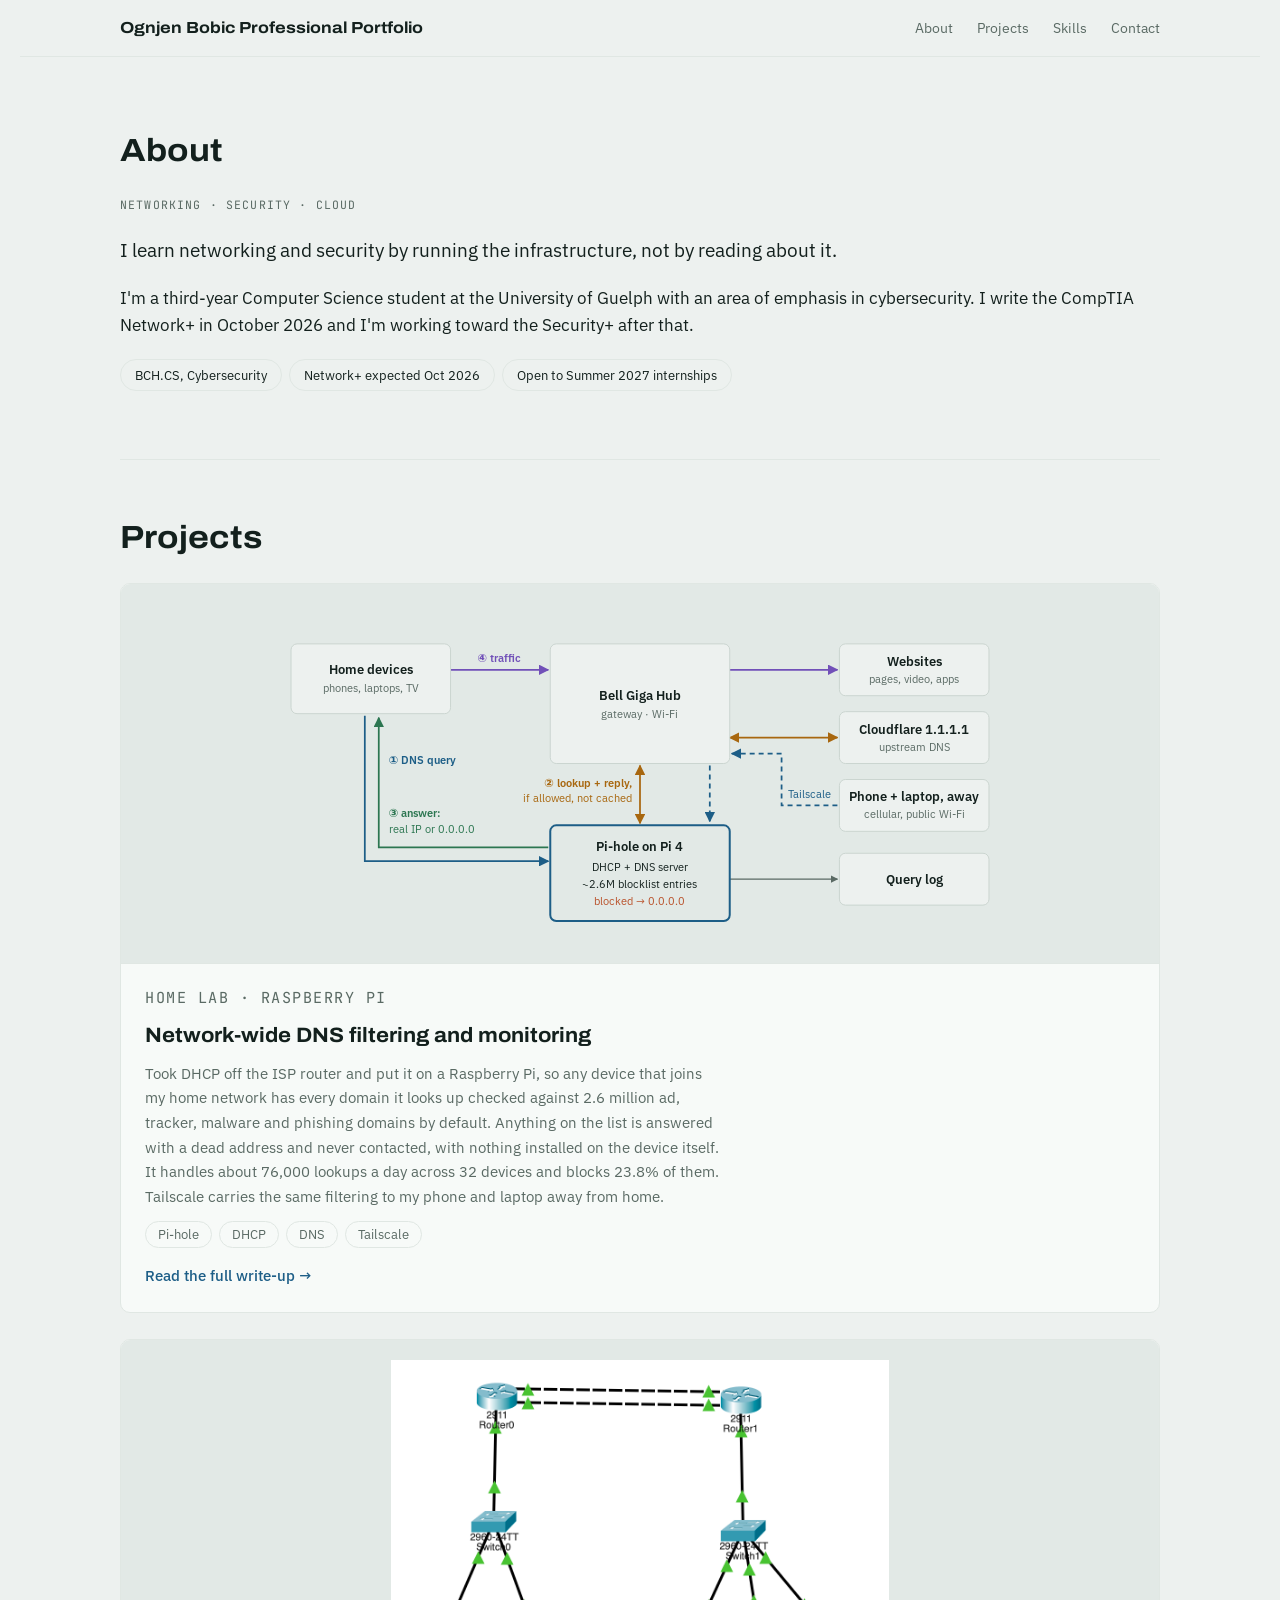
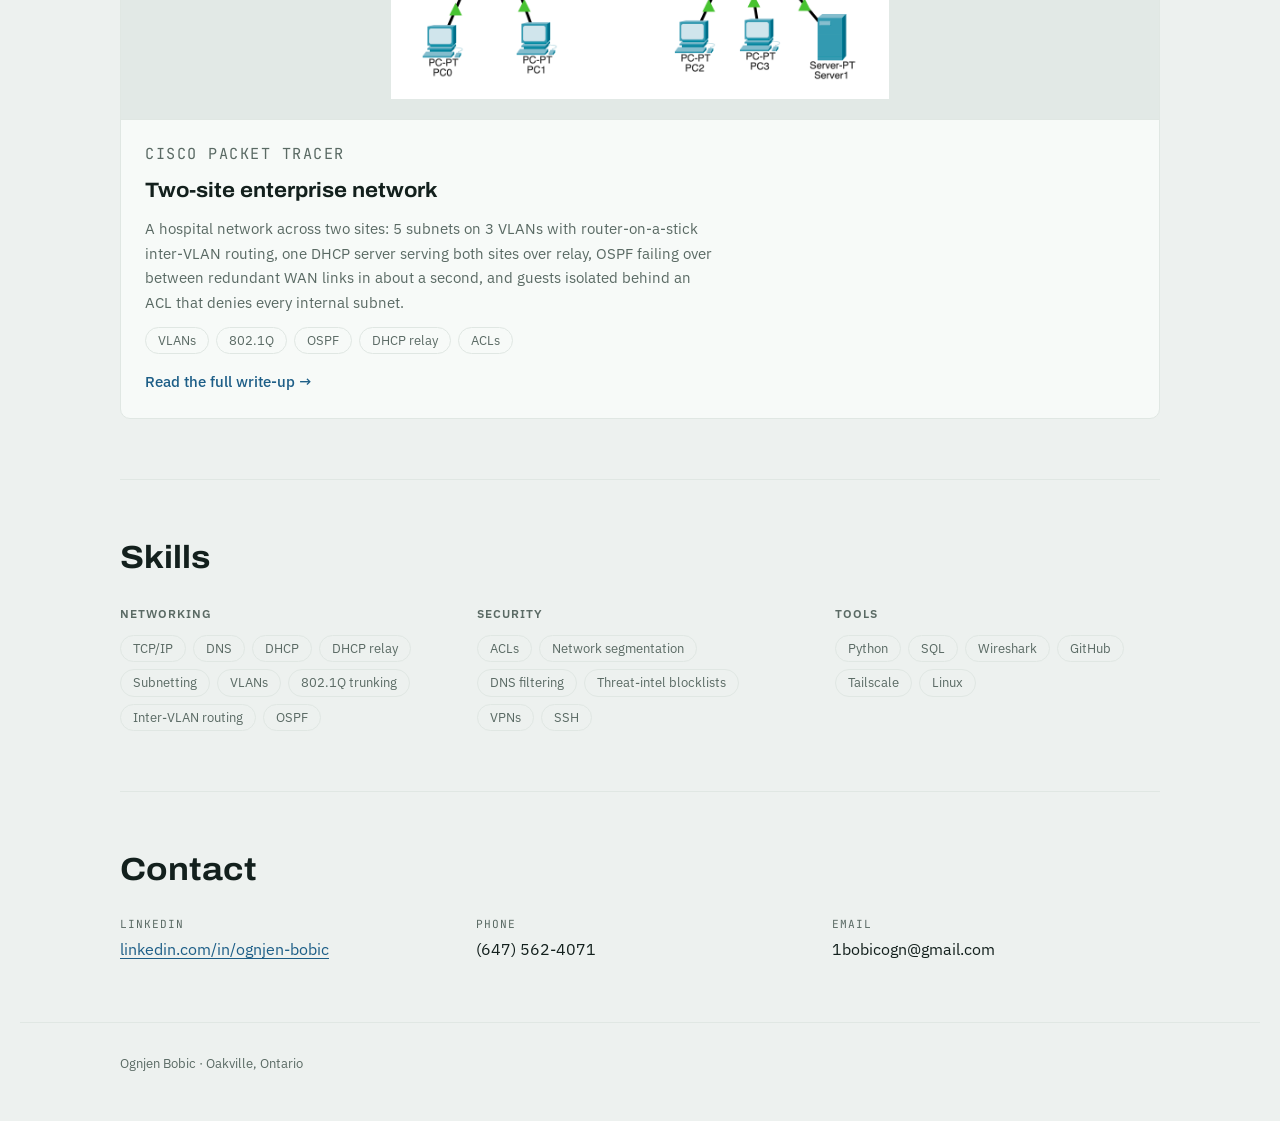
<file: index.html>
<!doctype html>
<html lang="en">
<head>
<meta charset="utf-8">
<meta name="viewport" content="width=device-width, initial-scale=1, viewport-fit=cover">
<title>Ognjen Bobic Portfolio</title>
<meta name="description" content="Networking and security projects by Ognjen Bobic: a Raspberry Pi running DHCP, DNS and filtering for a 32-device network, and a two-site enterprise network built in Cisco Packet Tracer.">
<link rel="preconnect" href="https://fonts.googleapis.com">
<link rel="preconnect" href="https://fonts.gstatic.com" crossorigin>
<link rel="stylesheet" href="https://fonts.googleapis.com/css2?family=Archivo:wdth,wght@75..125,500..800&family=IBM+Plex+Sans:wght@400;500;600&family=JetBrains+Mono:wght@400;500&display=swap">
<link rel="icon" href="favicon.svg" type="image/svg+xml">
<link rel="stylesheet" href="style.css">
</head>
<body>
<nav class="top"><div class="wrap">
  <a class="brand" href="#top">Ognjen Bobic Professional Portfolio</a>
  <ul>
    <li><a href="#about">About</a></li>
    <li><a href="#projects">Projects</a></li>
    <li><a href="#skills">Skills</a></li>
    <li><a href="#contact">Contact</a></li>
  </ul>
</div></nav>

<main class="wrap" id="top">

  <header class="hero" id="about">
    <h2 class="hero-title">About</h2>
    <div class="hero-text">
      <p class="label">Networking · Security · Cloud</p>
      <p class="lede">I learn networking and security by running the infrastructure, not by reading about it.</p>
      <p>I'm a third-year Computer Science student at the University of Guelph with an area of emphasis in cybersecurity. I write the CompTIA Network+ in October 2026 and I'm working toward the Security+ after that.</p>
      <ul class="facts">
        <li>BCH.CS, Cybersecurity</li>
        <li>Network+ expected Oct 2026</li>
        <li>Open to Summer 2027 internships</li>
      </ul>
    </div>
  </header>

  <section id="projects">
    <h2>Projects</h2>
    <div class="projects">
      <a class="pcard" href="pihole.html">
        <div class="thumb"><svg viewBox="0 0 760 340" role="img" aria-label="A device asks the Pi, the Pi checks with Cloudflare through the router only if needed, then the device connects through the router">
          <defs>
            <marker id="ar" viewBox="0 0 10 10" refX="9" refY="5" markerWidth="6" markerHeight="6" orient="auto-start-reverse"><path d="M0 0L10 5L0 10z" fill="var(--muted)"/></marker>
            <marker id="m1" viewBox="0 0 10 10" refX="9" refY="5" markerWidth="6" markerHeight="6" orient="auto-start-reverse"><path d="M0 0L10 5L0 10z" fill="var(--accent)"/></marker>
            <marker id="m2" viewBox="0 0 10 10" refX="9" refY="5" markerWidth="6" markerHeight="6" orient="auto-start-reverse"><path d="M0 0L10 5L0 10z" fill="var(--s2)"/></marker>
            <marker id="m3" viewBox="0 0 10 10" refX="9" refY="5" markerWidth="6" markerHeight="6" orient="auto-start-reverse"><path d="M0 0L10 5L0 10z" fill="var(--ok)"/></marker>
            <marker id="m4" viewBox="0 0 10 10" refX="9" refY="5" markerWidth="6" markerHeight="6" orient="auto-start-reverse"><path d="M0 0L10 5L0 10z" fill="var(--s4)"/></marker>
          </defs>
          <g fill="none" stroke-width="1.75">
            <path d="M190 66H288" stroke="var(--s4)" marker-end="url(#m4)"/>
            <path d="M470 66H578" stroke="var(--s4)" marker-end="url(#m4)"/>
            <path d="M104 112V258H288" stroke="var(--accent)" marker-end="url(#m1)"/>
            <path d="M288 244H118V114" stroke="var(--ok)" marker-end="url(#m3)"/>
            <path d="M380 220V162" stroke="var(--s2)" marker-start="url(#m2)" marker-end="url(#m2)"/>
            <path d="M470 134H578" stroke="var(--s2)" marker-start="url(#m2)" marker-end="url(#m2)"/>
            <path d="M578 202H522V150H472" stroke="var(--accent)" stroke-dasharray="5 4" marker-end="url(#m1)"/>
            <path d="M450 162V218" stroke="var(--accent)" stroke-dasharray="5 4" marker-end="url(#m1)"/>
            <path d="M470 276H578" stroke="var(--muted)" stroke-width="1.25" marker-end="url(#ar)"/>
          </g>
          <g font-family="IBM Plex Sans, system-ui, sans-serif" font-size="13">
            <rect x="30" y="40" width="160" height="70" rx="6" fill="var(--bg)" stroke="var(--line)"/>
            <text x="110" y="70" text-anchor="middle" font-weight="600" fill="var(--ink)">Home devices</text>
            <text x="110" y="88" text-anchor="middle" font-size="11.5" fill="var(--muted)">phones, laptops, TV</text>

            <rect x="290" y="40" width="180" height="120" rx="6" fill="var(--bg)" stroke="var(--line)"/>
            <text x="380" y="96" text-anchor="middle" font-weight="600" fill="var(--ink)">Bell Giga Hub</text>
            <text x="380" y="114" text-anchor="middle" font-size="11.5" fill="var(--muted)">gateway · Wi-Fi</text>

            <rect x="580" y="40" width="150" height="52" rx="6" fill="var(--bg)" stroke="var(--line)"/>
            <text x="655" y="62" text-anchor="middle" font-weight="600" fill="var(--ink)">Websites</text>
            <text x="655" y="79" text-anchor="middle" font-size="11.5" fill="var(--muted)">pages, video, apps</text>

            <rect x="580" y="108" width="150" height="52" rx="6" fill="var(--bg)" stroke="var(--line)"/>
            <text x="655" y="130" text-anchor="middle" font-weight="600" fill="var(--ink)">Cloudflare 1.1.1.1</text>
            <text x="655" y="147" text-anchor="middle" font-size="11.5" fill="var(--muted)">upstream DNS</text>

            <rect x="580" y="176" width="150" height="52" rx="6" fill="var(--bg)" stroke="var(--line)"/>
            <text x="655" y="198" text-anchor="middle" font-weight="600" fill="var(--ink)">Phone + laptop, away</text>
            <text x="655" y="215" text-anchor="middle" font-size="11.5" fill="var(--muted)">cellular, public Wi-Fi</text>

            <rect x="290" y="222" width="180" height="96" rx="6" fill="var(--tint)" stroke="var(--accent)" stroke-width="2"/>
            <text x="380" y="248" text-anchor="middle" font-weight="600" fill="var(--ink)">Pi-hole on Pi 4</text>
            <text x="380" y="268" text-anchor="middle" font-size="11.5" fill="var(--ink)">DHCP + DNS server</text>
            <text x="380" y="285" text-anchor="middle" font-size="11.5" fill="var(--ink)">~2.6M blocklist entries</text>
            <text x="380" y="302" text-anchor="middle" font-size="11.5" fill="var(--block)">blocked → 0.0.0.0</text>

            <rect x="580" y="250" width="150" height="52" rx="6" fill="var(--bg)" stroke="var(--line)"/>
            <text x="655" y="281" text-anchor="middle" font-weight="600" fill="var(--ink)">Query log</text>

            <text x="239" y="58" text-anchor="middle" font-size="11.5" font-weight="600" fill="var(--s4)">④ traffic</text>
            <text x="128" y="160" font-size="11.5" font-weight="600" fill="var(--accent)">① DNS query</text>
            <text x="128" y="214" font-size="11.5" font-weight="600" fill="var(--ok)">③ answer:</text>
            <text x="128" y="230" font-size="11.5" fill="var(--ok)">real IP or 0.0.0.0</text>
            <text x="372" y="184" text-anchor="end" font-size="11.5" font-weight="600" fill="var(--s2)">② lookup + reply,</text>
            <text x="372" y="199" text-anchor="end" font-size="11.5" fill="var(--s2)">if allowed, not cached</text>
            <text x="550" y="195" font-size="11.5" fill="var(--accent)" text-anchor="middle">Tailscale</text>
          </g>
        </svg></div>
        <div class="pbody">
          <p class="label">Home lab · Raspberry Pi</p>
          <h3>Network-wide DNS filtering and monitoring</h3>
          <p>Took DHCP off the ISP router and put it on a Raspberry Pi, so any device that joins my home network has every domain it looks up checked against 2.6 million ad, tracker, malware and phishing domains by default. Anything on the list is answered with a dead address and never contacted, with nothing installed on the device itself. It handles about 76,000 lookups a day across 32 devices and blocks 23.8% of them. Tailscale carries the same filtering to my phone and laptop away from home.</p>
          <ul class="tags"><li>Pi-hole</li><li>DHCP</li><li>DNS</li><li>Tailscale</li></ul>
          <span class="go">Read the full write-up →</span>
        </div>
      </a>
      <a class="pcard" href="enterprise.html">
        <div class="thumb"><img src="img/enterprise-topology.png" alt="Cisco Packet Tracer topology with two routers, two switches, four PCs and a server" width="1102" height="750"></div>
        <div class="pbody">
          <p class="label">Cisco Packet Tracer</p>
          <h3>Two-site enterprise network</h3>
          <p>A hospital network across two sites: 5 subnets on 3 VLANs with router-on-a-stick inter-VLAN routing, one DHCP server serving both sites over relay, OSPF failing over between redundant WAN links in about a second, and guests isolated behind an ACL that denies every internal subnet.</p>
          <ul class="tags"><li>VLANs</li><li>802.1Q</li><li>OSPF</li><li>DHCP relay</li><li>ACLs</li></ul>
          <span class="go">Read the full write-up →</span>
        </div>
      </a>
    </div>
  </section>

  <section id="skills">
    <h2>Skills</h2>
    <div class="skills">
      <div><h3>Networking</h3><ul class="chips"><li>TCP/IP</li><li>DNS</li><li>DHCP</li><li>DHCP relay</li><li>Subnetting</li><li>VLANs</li><li>802.1Q trunking</li><li>Inter-VLAN routing</li><li>OSPF</li></ul></div>
      <div><h3>Security</h3><ul class="chips"><li>ACLs</li><li>Network segmentation</li><li>DNS filtering</li><li>Threat-intel blocklists</li><li>VPNs</li><li>SSH</li></ul></div>
      <div><h3>Tools</h3><ul class="chips"><li>Python</li><li>SQL</li><li>Wireshark</li><li>GitHub</li><li>Tailscale</li><li>Linux</li></ul></div>
    </div>
  </section>

  <section id="contact">
    <h2>Contact</h2>
    <ul class="contact">
      <li><span class="k">LinkedIn</span><a href="https://www.linkedin.com/in/ognjen-bobic-b04b88319/" target="_blank" rel="noopener">linkedin.com/in/ognjen-bobic</a></li>
      <li><span class="k">Phone</span><span class="val">(647) 562-4071</span></li>
      <li><span class="k">Email</span><span class="val">1bobicogn@gmail.com</span></li>
    </ul>
  </section>

</main>

<footer><div class="wrap">Ognjen Bobic · Oakville, Ontario</div></footer>
</body>
</html>
</file>
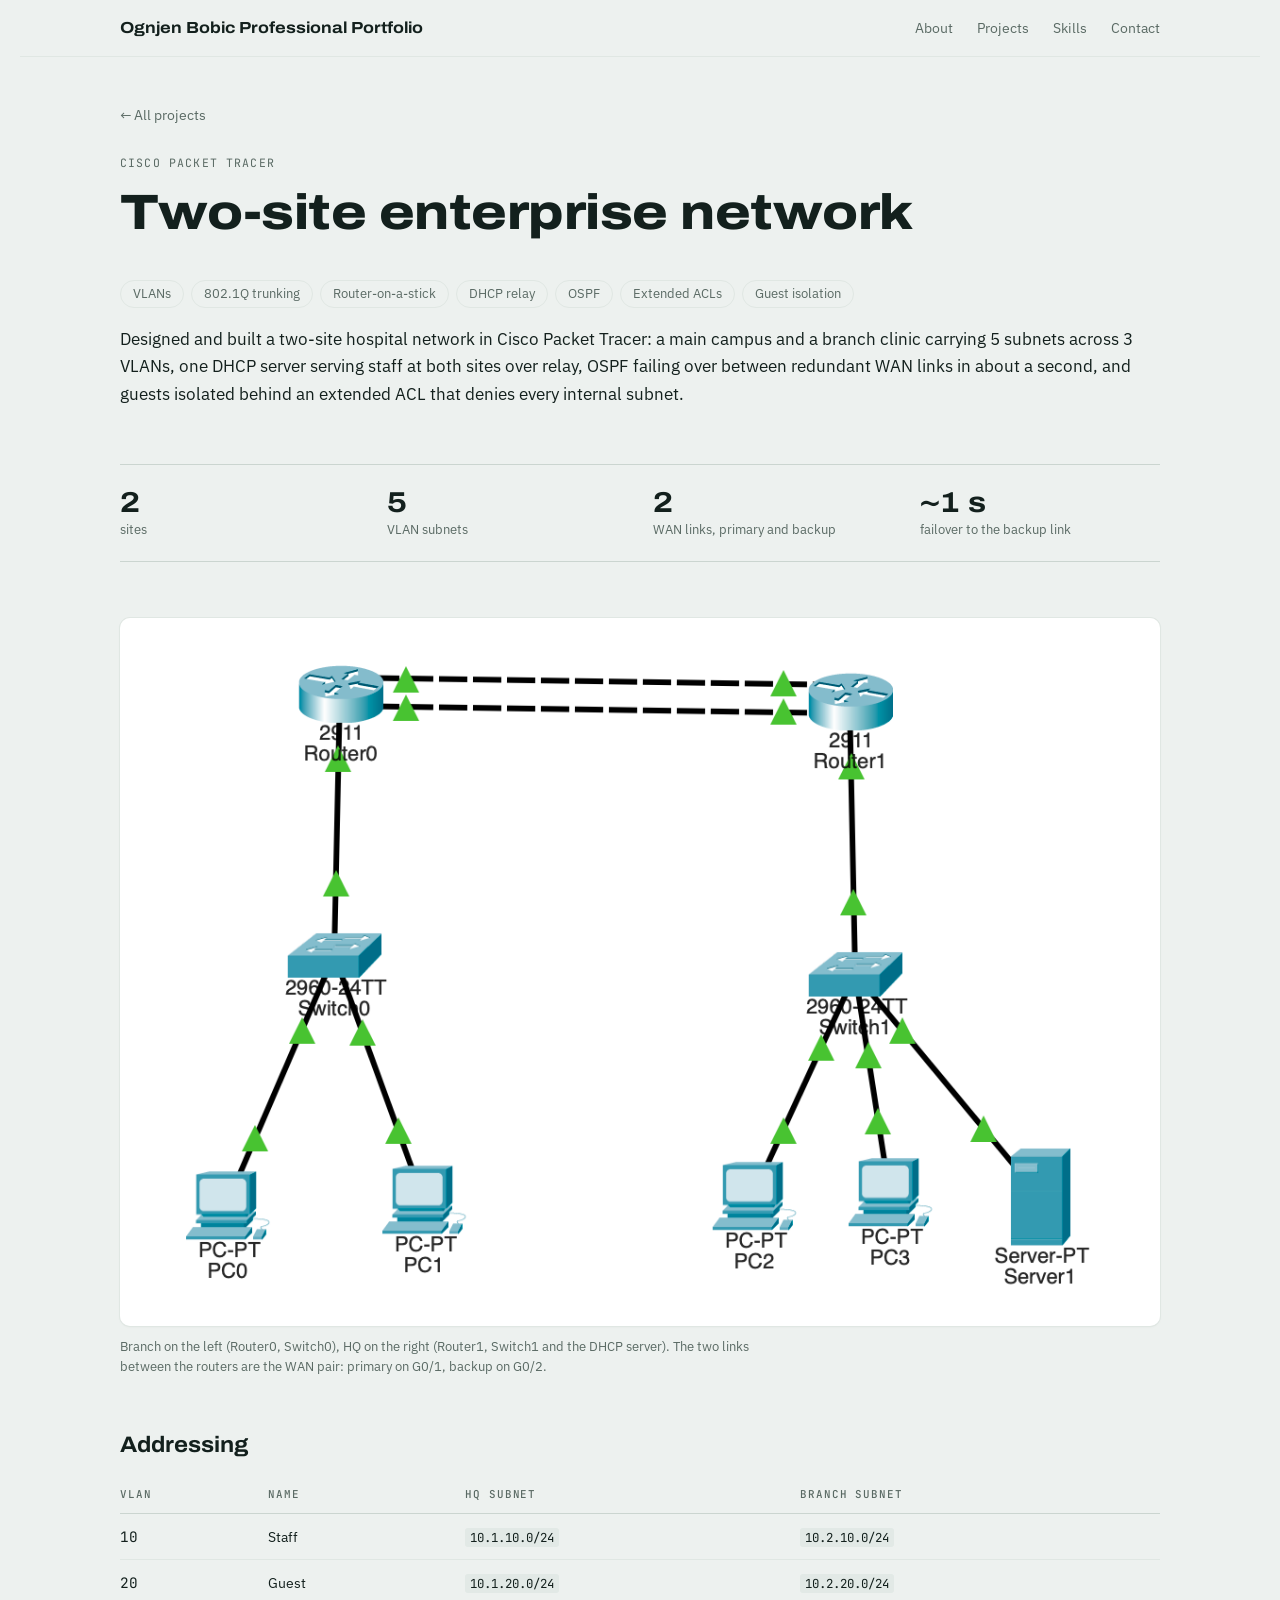
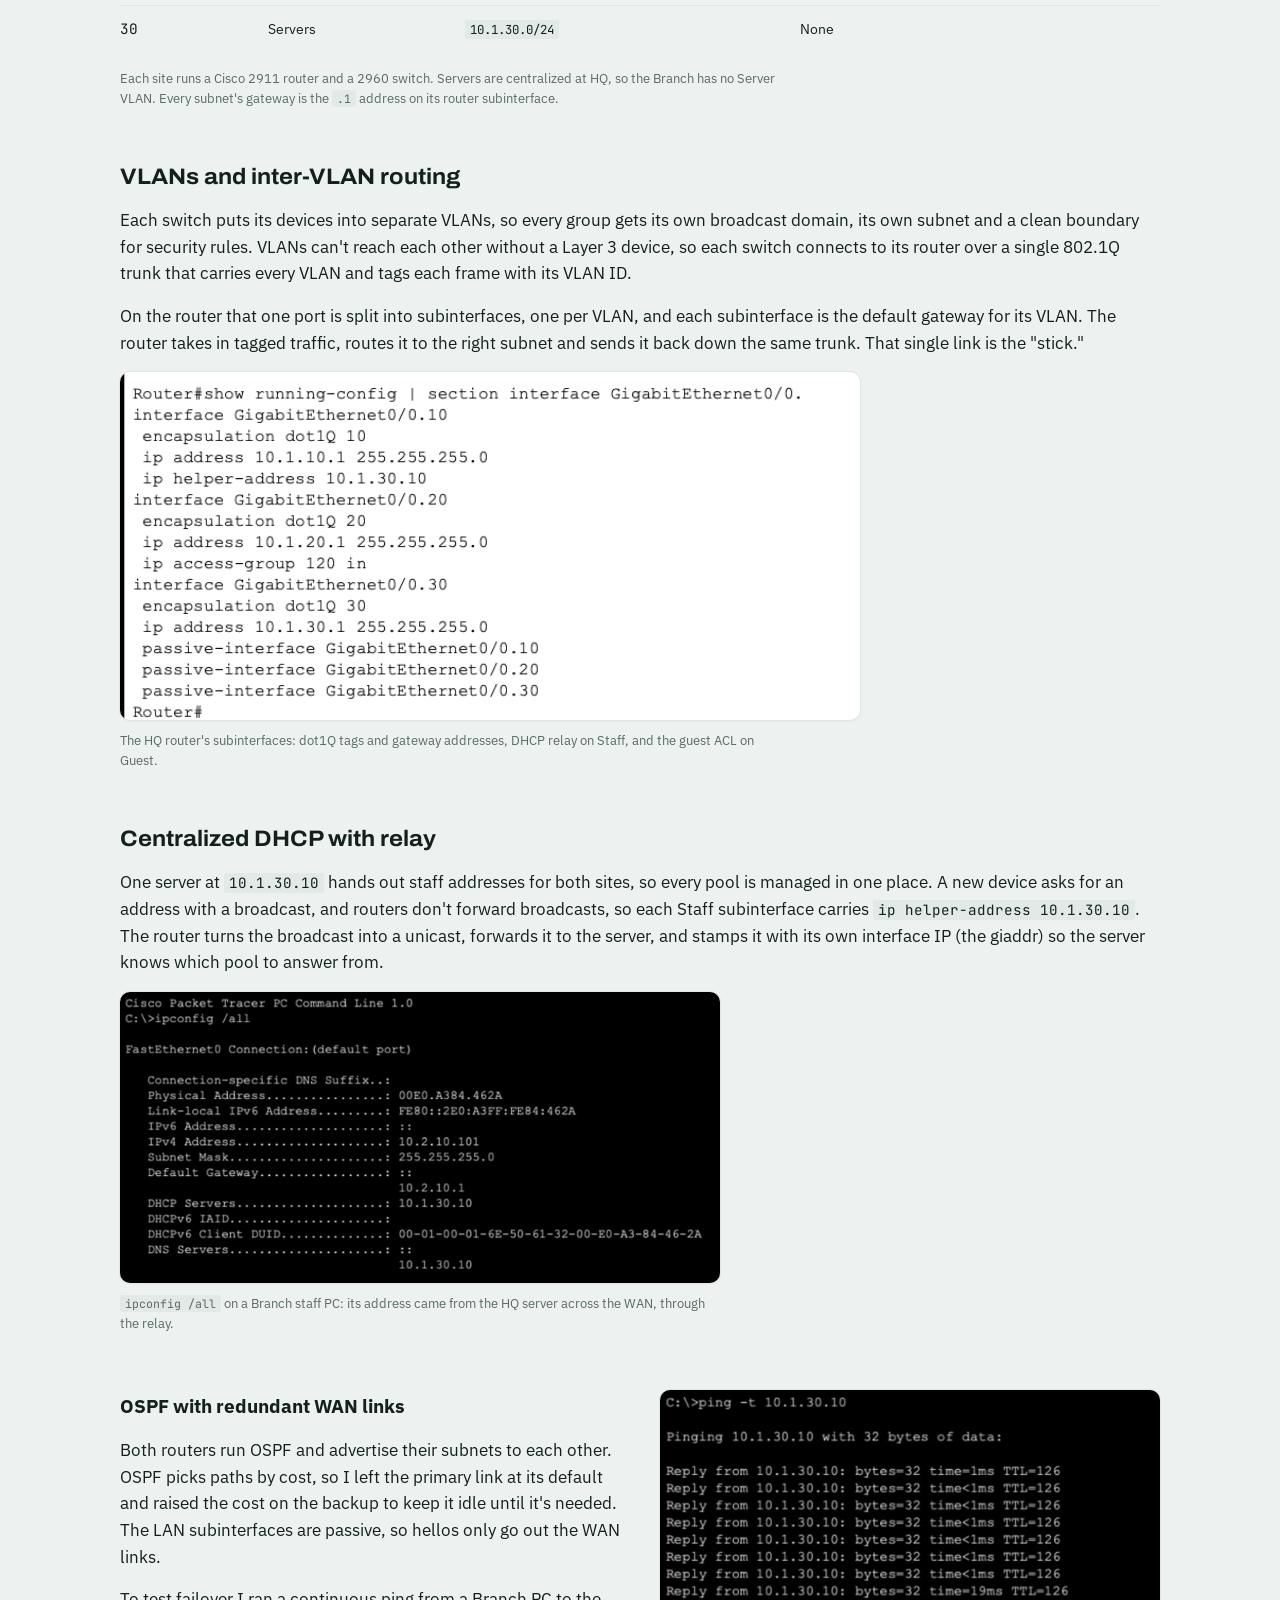
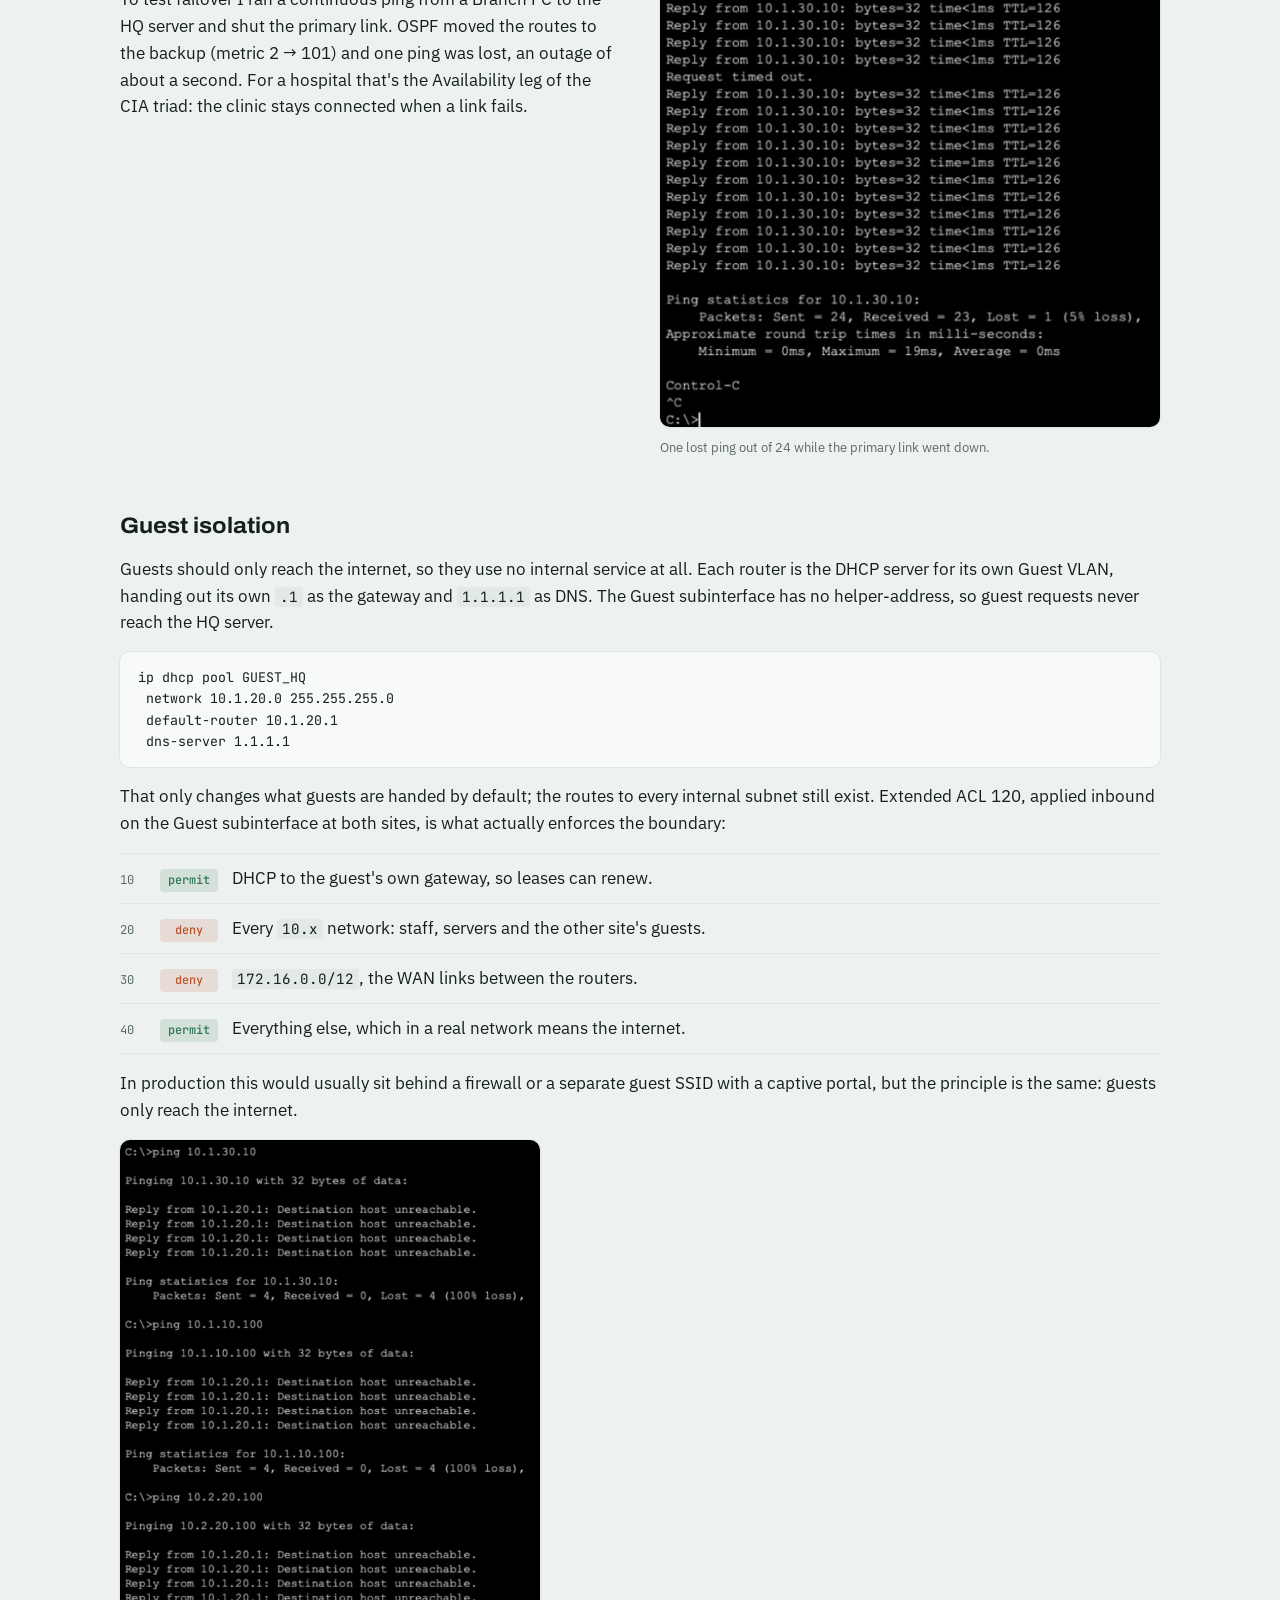
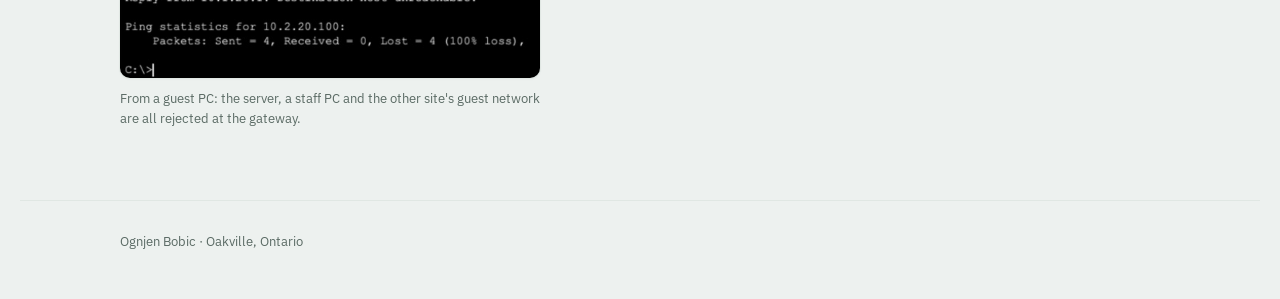
<file: enterprise.html>
<!doctype html>
<html lang="en">
<head>
<meta charset="utf-8">
<meta name="viewport" content="width=device-width, initial-scale=1, viewport-fit=cover">
<title>Two-Site Enterprise Network</title>
<link rel="preconnect" href="https://fonts.googleapis.com">
<link rel="preconnect" href="https://fonts.gstatic.com" crossorigin>
<link rel="stylesheet" href="https://fonts.googleapis.com/css2?family=Archivo:wdth,wght@75..125,500..800&family=IBM+Plex+Sans:wght@400;500;600&family=JetBrains+Mono:wght@400;500&display=swap">
<link rel="icon" href="favicon.svg" type="image/svg+xml">
<link rel="stylesheet" href="style.css">
</head>
<body>
<nav class="top"><div class="wrap">
  <a class="brand" href="index.html#top">Ognjen Bobic Professional Portfolio</a>
  <ul>
    <li><a href="index.html#about">About</a></li>
    <li><a href="index.html#projects">Projects</a></li>
    <li><a href="index.html#skills">Skills</a></li>
    <li><a href="index.html#contact">Contact</a></li>
  </ul>
</div></nav>
<main class="wrap">
  <header class="page-head">
    <a class="back" href="index.html#projects">← All projects</a>
    <p class="label">Cisco Packet Tracer</p>
    <h1>Two-site enterprise network</h1>
  </header>

  <section class="project-body">

    <div class="block intro">
      <ul class="tags"><li>VLANs</li><li>802.1Q trunking</li><li>Router-on-a-stick</li><li>DHCP relay</li><li>OSPF</li><li>Extended ACLs</li><li>Guest isolation</li></ul>
      <p>Designed and built a two-site hospital network in Cisco Packet Tracer: a main campus and a branch clinic carrying 5 subnets across 3 VLANs, one DHCP server serving staff at both sites over relay, OSPF failing over between redundant WAN links in about a second, and guests isolated behind an extended ACL that denies every internal subnet.</p>
    </div>

    <div class="stats">
      <div><strong>2</strong><span>sites</span></div>
      <div><strong>5</strong><span>VLAN subnets</span></div>
      <div><strong>2</strong><span>WAN links, primary and backup</span></div>
      <div><strong>~1 s</strong><span>failover to the backup link</span></div>
    </div>

    <figure class="shot">
      <img src="img/enterprise-topology.png" alt="Packet Tracer topology: two 2911 routers joined by two WAN links, each connected to a 2960 switch; the left switch serves PC0 and PC1, the right switch serves PC2, PC3 and Server1" width="1102" height="750">
      <figcaption>Branch on the left (Router0, Switch0), HQ on the right (Router1, Switch1 and the DHCP server). The two links between the routers are the WAN pair: primary on G0/1, backup on G0/2.</figcaption>
    </figure>

    <div class="block">
      <h3>Addressing</h3>
      <div class="tbl"><table>
        <thead><tr><th>VLAN</th><th>Name</th><th>HQ subnet</th><th>Branch subnet</th></tr></thead>
        <tbody>
          <tr><td class="mono-cell">10</td><td>Staff</td><td><code>10.1.10.0/24</code></td><td><code>10.2.10.0/24</code></td></tr>
          <tr><td class="mono-cell">20</td><td>Guest</td><td><code>10.1.20.0/24</code></td><td><code>10.2.20.0/24</code></td></tr>
          <tr><td class="mono-cell">30</td><td>Servers</td><td><code>10.1.30.0/24</code></td><td>None</td></tr>
        </tbody>
      </table></div>
      <p class="cap">Each site runs a Cisco 2911 router and a 2960 switch. Servers are centralized at HQ, so the Branch has no Server VLAN. Every subnet's gateway is the <code>.1</code> address on its router subinterface.</p>
    </div>

    <div class="block">
      <h3>VLANs and inter-VLAN routing</h3>
      <p>Each switch puts its devices into separate VLANs, so every group gets its own broadcast domain, its own subnet and a clean boundary for security rules. VLANs can't reach each other without a Layer 3 device, so each switch connects to its router over a single 802.1Q trunk that carries every VLAN and tags each frame with its VLAN ID.</p>
      <p>On the router that one port is split into subinterfaces, one per VLAN, and each subinterface is the default gateway for its VLAN. The router takes in tagged traffic, routes it to the right subnet and sends it back down the same trunk. That single link is the "stick."</p>
      <figure class="shot lg">
        <img src="img/ent-subinterfaces.png" alt="HQ router running-config: subinterfaces G0/0.10, .20 and .30 with dot1Q encapsulation and gateway addresses; G0/0.10 has ip helper-address 10.1.30.10 and G0/0.20 has ip access-group 120 in" loading="lazy" width="698" height="328">
        <figcaption>The HQ router's subinterfaces: dot1Q tags and gateway addresses, DHCP relay on Staff, and the guest ACL on Guest.</figcaption>
      </figure>
    </div>

    <div class="block">
      <h3>Centralized DHCP with relay</h3>
      <p>One server at <code>10.1.30.10</code> hands out staff addresses for both sites, so every pool is managed in one place. A new device asks for an address with a broadcast, and routers don't forward broadcasts, so each Staff subinterface carries <code>ip helper-address 10.1.30.10</code>. The router turns the broadcast into a unicast, forwards it to the server, and stamps it with its own interface IP (the giaddr) so the server knows which pool to answer from.</p>
      <figure class="shot md">
        <img src="img/ent-dhcp-client.png" alt="ipconfig /all on Branch PC0: IPv4 10.2.10.101, gateway 10.2.10.1, DHCP server and DNS server 10.1.30.10" loading="lazy" width="773" height="375">
        <figcaption><code>ipconfig /all</code> on a Branch staff PC: its address came from the HQ server across the WAN, through the relay.</figcaption>
      </figure>
    </div>

    <div class="split">
      <div>
        <h3>OSPF with redundant WAN links</h3>
        <p>Both routers run OSPF and advertise their subnets to each other. OSPF picks paths by cost, so I left the primary link at its default and raised the cost on the backup to keep it idle until it's needed. The LAN subinterfaces are passive, so hellos only go out the WAN links.</p>
        <p>To test failover I ran a continuous ping from a Branch PC to the HQ server and shut the primary link. OSPF moved the routes to the backup (metric 2 → 101) and one ping was lost, an outage of about a second. For a hospital that's the Availability leg of the CIA triad: the clinic stays connected when a link fails.</p>
      </div>
      <figure class="shot">
        <img src="img/ent-failover-ping.png" alt="Continuous ping from PC0 to 10.1.30.10 with one Request timed out; 24 sent, 23 received" loading="lazy" width="582" height="742">
        <figcaption>One lost ping out of 24 while the primary link went down.</figcaption>
      </figure>
    </div>

    <div class="block">
      <h3>Guest isolation</h3>
      <p>Guests should only reach the internet, so they use no internal service at all. Each router is the DHCP server for its own Guest VLAN, handing out its own <code>.1</code> as the gateway and <code>1.1.1.1</code> as DNS. The Guest subinterface has no helper-address, so guest requests never reach the HQ server.</p>
      <pre><code>ip dhcp pool GUEST_HQ
 network 10.1.20.0 255.255.255.0
 default-router 10.1.20.1
 dns-server 1.1.1.1</code></pre>
      <p>That only changes what guests are handed by default; the routes to every internal subnet still exist. Extended ACL 120, applied inbound on the Guest subinterface at both sites, is what actually enforces the boundary:</p>
      <ol class="rules">
        <li data-seq="10"><span class="verb permit">permit</span><span>DHCP to the guest's own gateway, so leases can renew.</span></li>
        <li data-seq="20"><span class="verb deny">deny</span><span>Every <code>10.x</code> network: staff, servers and the other site's guests.</span></li>
        <li data-seq="30"><span class="verb deny">deny</span><span><code>172.16.0.0/12</code>, the WAN links between the routers.</span></li>
        <li data-seq="40"><span class="verb permit">permit</span><span>Everything else, which in a real network means the internet.</span></li>
      </ol>
      <p>In production this would usually sit behind a firewall or a separate guest SSID with a captive portal, but the principle is the same: guests only reach the internet.</p>
      <figure class="shot sm">
        <img src="img/ent-guest-pings.png" alt="PC3 pings 10.1.30.10, 10.1.10.100 and 10.2.20.100: all Destination host unreachable from 10.1.20.1" loading="lazy" width="582" height="746">
        <figcaption>From a guest PC: the server, a staff PC and the other site's guest network are all rejected at the gateway.</figcaption>
      </figure>
    </div>

  </section>
</main>
<footer><div class="wrap">Ognjen Bobic · Oakville, Ontario</div></footer>
</body>
</html>
</file>
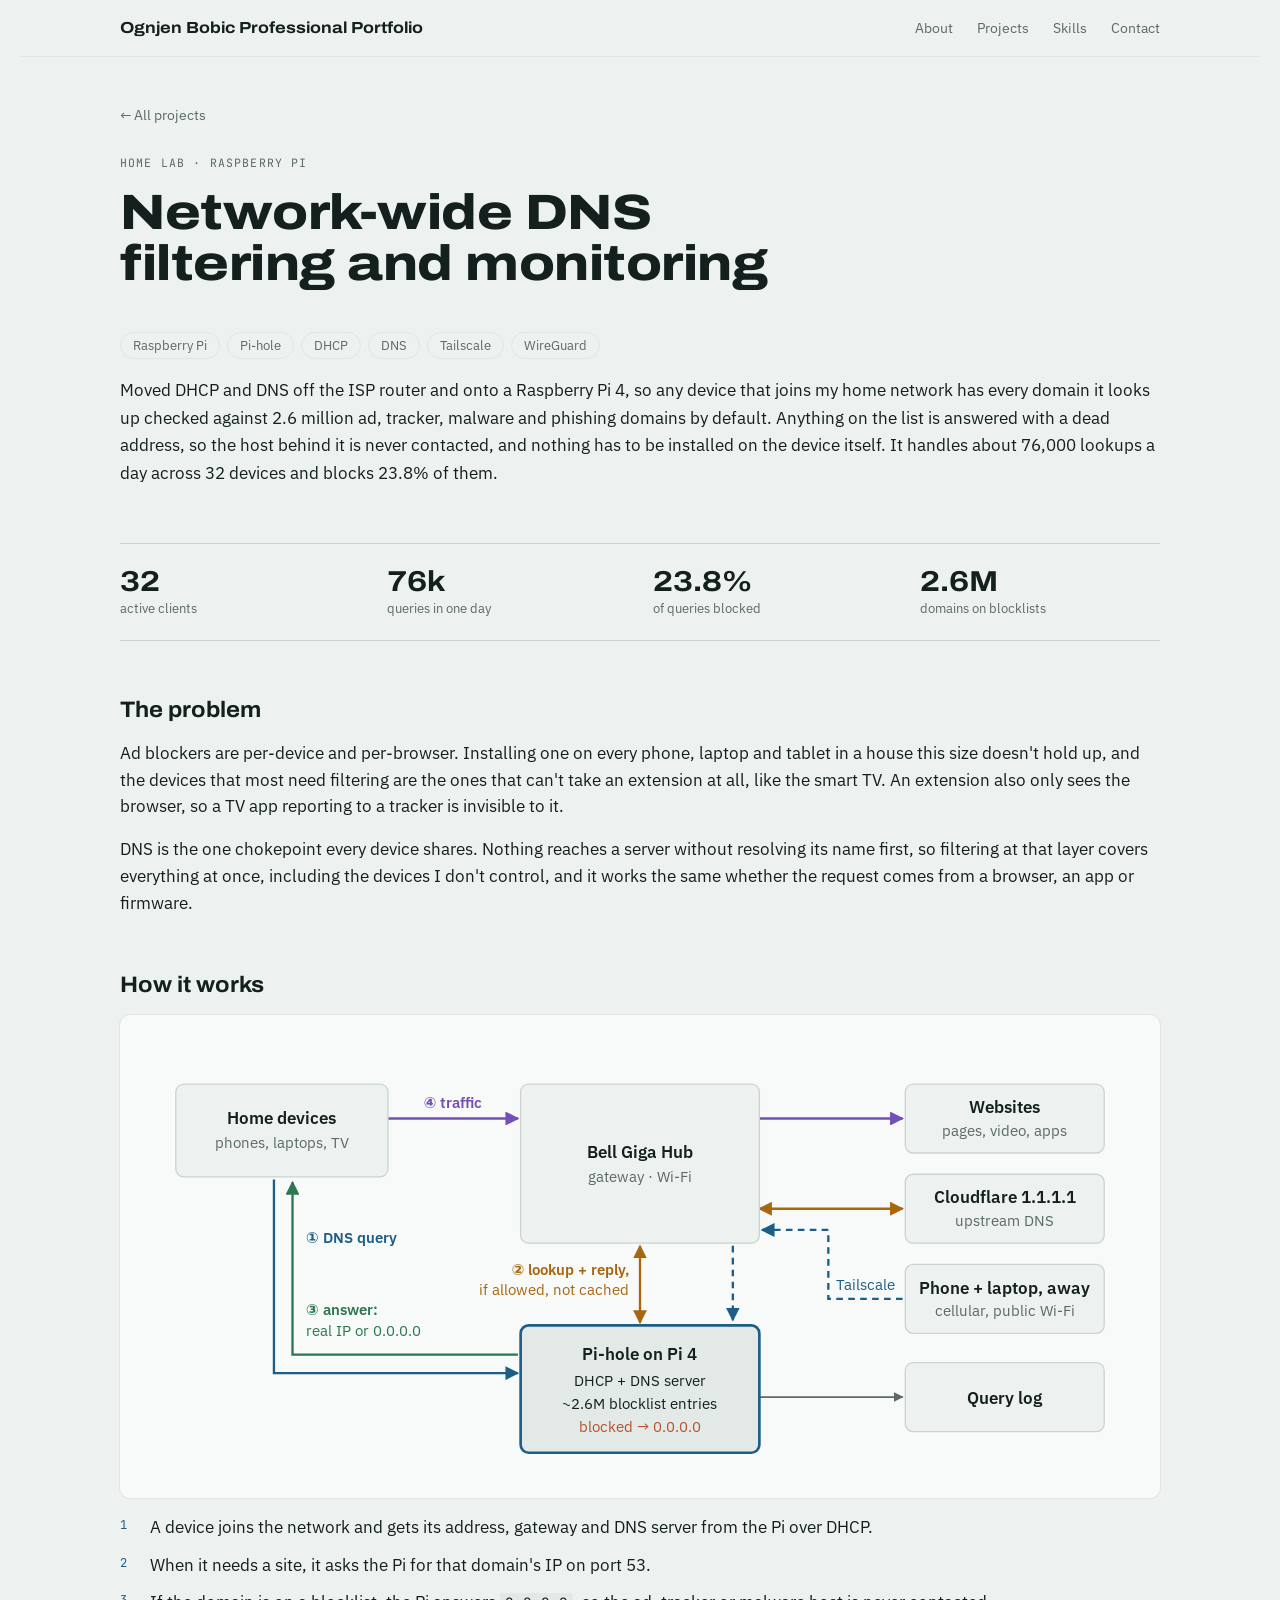
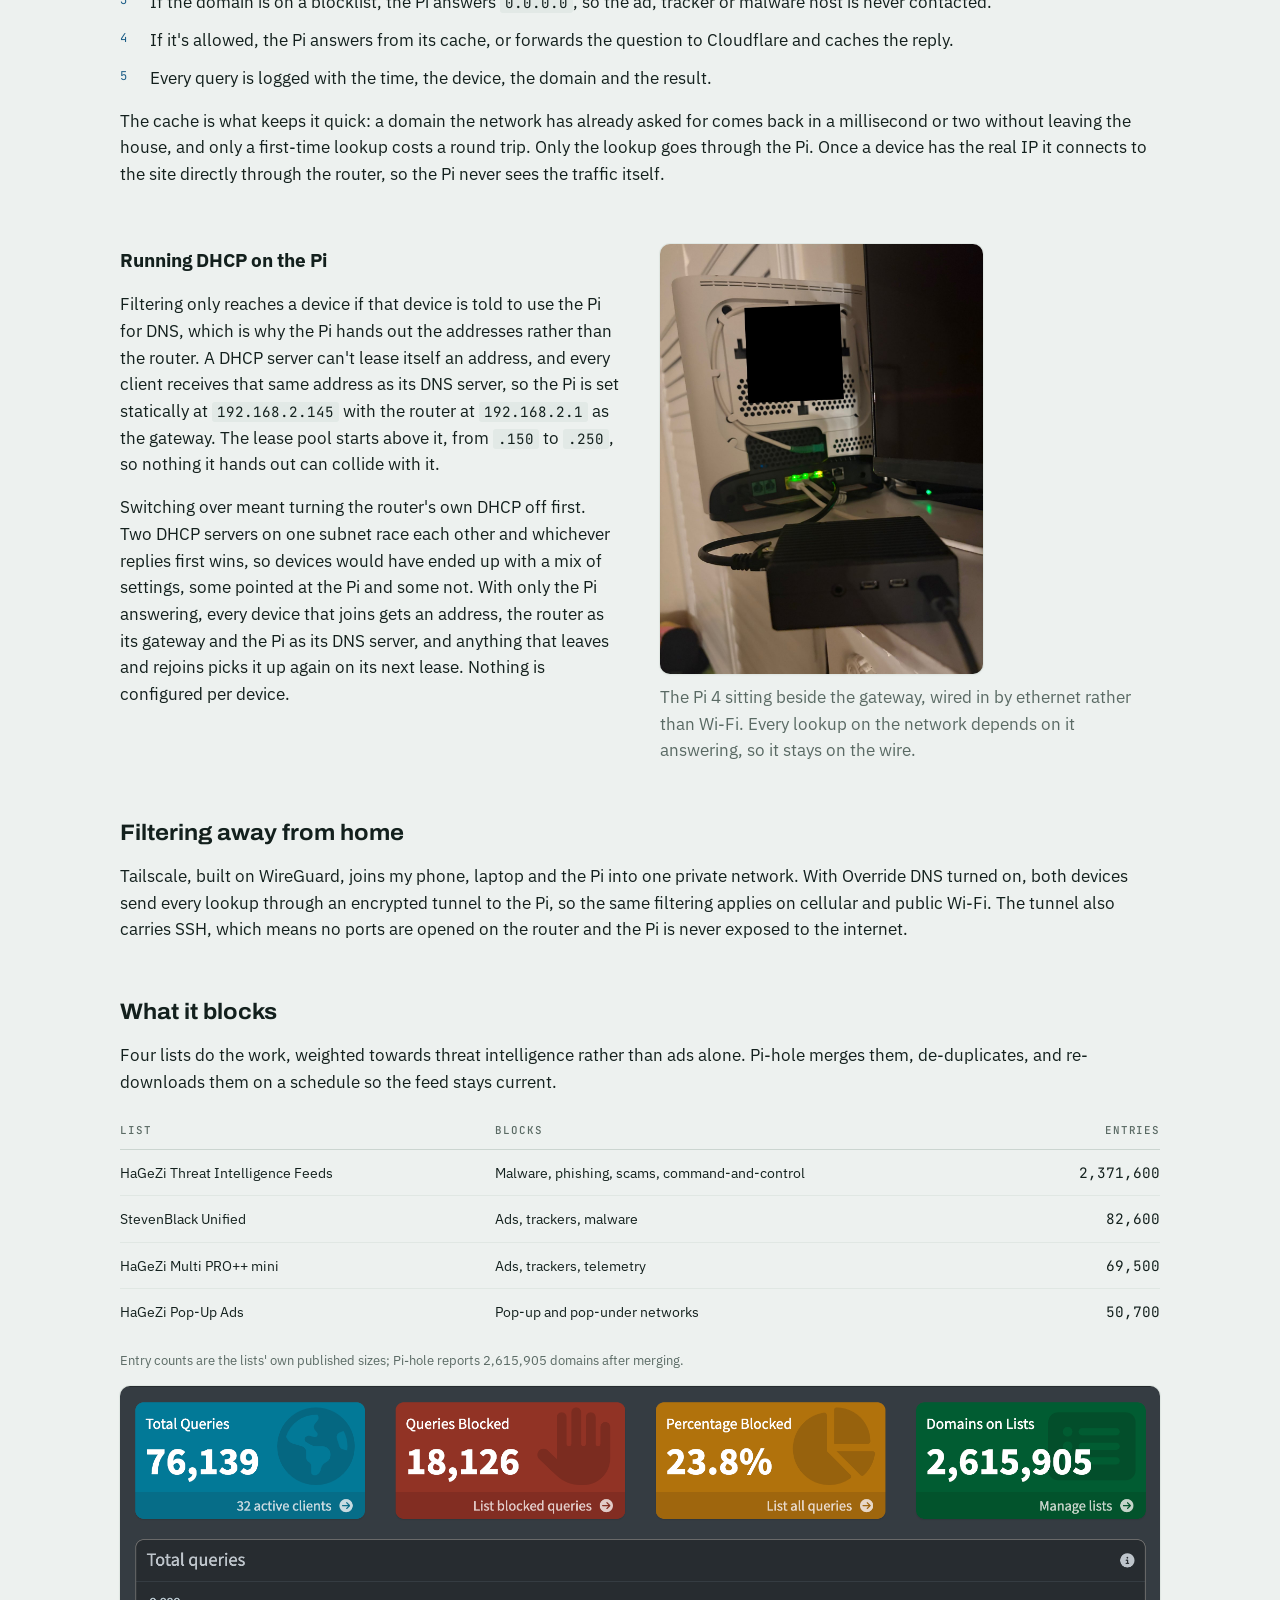
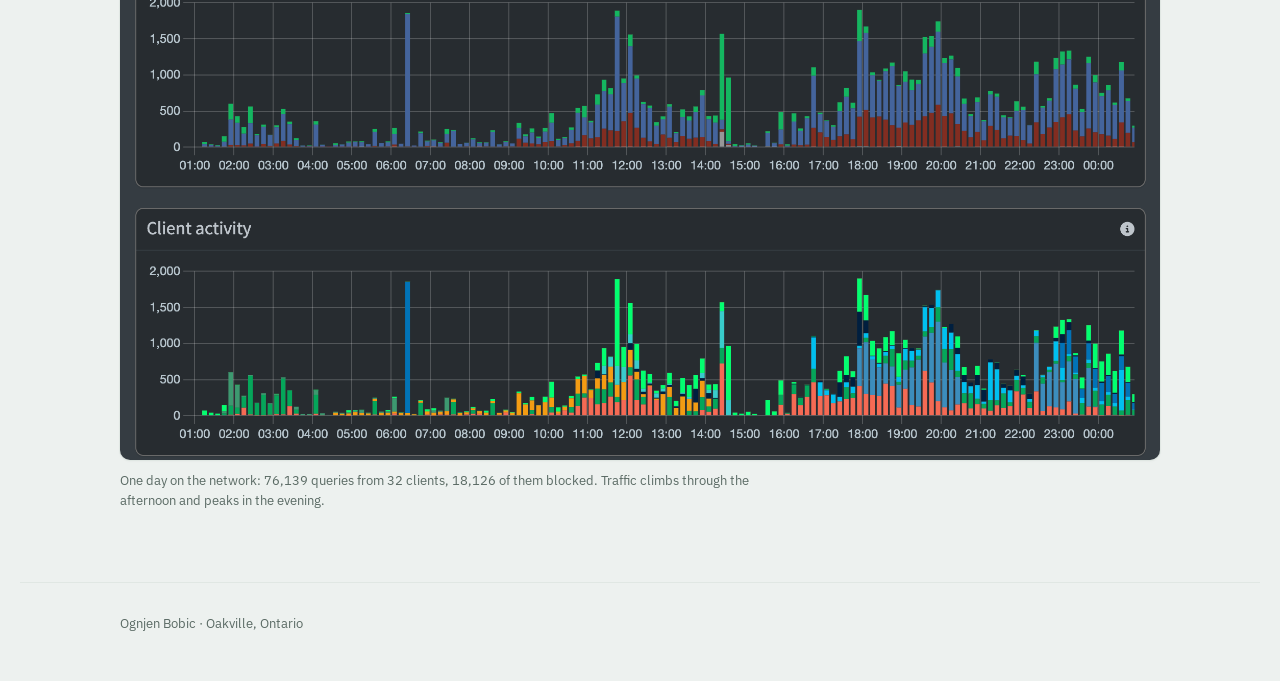
<file: pihole.html>
<!doctype html>
<html lang="en">
<head>
<meta charset="utf-8">
<meta name="viewport" content="width=device-width, initial-scale=1, viewport-fit=cover">
<title>DNS Filtering Project</title>
<link rel="preconnect" href="https://fonts.googleapis.com">
<link rel="preconnect" href="https://fonts.gstatic.com" crossorigin>
<link rel="stylesheet" href="https://fonts.googleapis.com/css2?family=Archivo:wdth,wght@75..125,500..800&family=IBM+Plex+Sans:wght@400;500;600&family=JetBrains+Mono:wght@400;500&display=swap">
<link rel="icon" href="favicon.svg" type="image/svg+xml">
<link rel="stylesheet" href="style.css">
</head>
<body>
<nav class="top"><div class="wrap">
  <a class="brand" href="index.html#top">Ognjen Bobic Professional Portfolio</a>
  <ul>
    <li><a href="index.html#about">About</a></li>
    <li><a href="index.html#projects">Projects</a></li>
    <li><a href="index.html#skills">Skills</a></li>
    <li><a href="index.html#contact">Contact</a></li>
  </ul>
</div></nav>
<main class="wrap">
  <header class="page-head">
    <a class="back" href="index.html#projects">← All projects</a>
    <p class="label">Home lab · Raspberry Pi</p>
    <h1>Network-wide DNS filtering and monitoring</h1>
  </header>
  <section class="project-body">

    <div class="block intro">
      <ul class="tags"><li>Raspberry Pi</li><li>Pi-hole</li><li>DHCP</li><li>DNS</li><li>Tailscale</li><li>WireGuard</li></ul>
      <p>Moved DHCP and DNS off the ISP router and onto a Raspberry Pi 4, so any device that joins my home network has every domain it looks up checked against 2.6 million ad, tracker, malware and phishing domains by default. Anything on the list is answered with a dead address, so the host behind it is never contacted, and nothing has to be installed on the device itself. It handles about 76,000 lookups a day across 32 devices and blocks 23.8% of them.</p>
    </div>

    <div class="stats">
      <div><strong>32</strong><span>active clients</span></div>
      <div><strong>76k</strong><span>queries in one day</span></div>
      <div><strong>23.8%</strong><span>of queries blocked</span></div>
      <div><strong>2.6M</strong><span>domains on blocklists</span></div>
    </div>

    <div class="block">
      <h3>The problem</h3>
      <p>Ad blockers are per-device and per-browser. Installing one on every phone, laptop and tablet in a house this size doesn't hold up, and the devices that most need filtering are the ones that can't take an extension at all, like the smart TV. An extension also only sees the browser, so a TV app reporting to a tracker is invisible to it.</p>
      <p>DNS is the one chokepoint every device shares. Nothing reaches a server without resolving its name first, so filtering at that layer covers everything at once, including the devices I don't control, and it works the same whether the request comes from a browser, an app or firmware.</p>
    </div>

    <div class="block">
      <h3>How it works</h3>
      <div class="diagram">
        <svg viewBox="0 0 760 340" role="img" aria-label="A device asks the Pi, the Pi checks with Cloudflare through the router only if needed, then the device connects through the router">
          <defs>
            <marker id="ar" viewBox="0 0 10 10" refX="9" refY="5" markerWidth="6" markerHeight="6" orient="auto-start-reverse"><path d="M0 0L10 5L0 10z" fill="var(--muted)"/></marker>
            <marker id="m1" viewBox="0 0 10 10" refX="9" refY="5" markerWidth="6" markerHeight="6" orient="auto-start-reverse"><path d="M0 0L10 5L0 10z" fill="var(--accent)"/></marker>
            <marker id="m2" viewBox="0 0 10 10" refX="9" refY="5" markerWidth="6" markerHeight="6" orient="auto-start-reverse"><path d="M0 0L10 5L0 10z" fill="var(--s2)"/></marker>
            <marker id="m3" viewBox="0 0 10 10" refX="9" refY="5" markerWidth="6" markerHeight="6" orient="auto-start-reverse"><path d="M0 0L10 5L0 10z" fill="var(--ok)"/></marker>
            <marker id="m4" viewBox="0 0 10 10" refX="9" refY="5" markerWidth="6" markerHeight="6" orient="auto-start-reverse"><path d="M0 0L10 5L0 10z" fill="var(--s4)"/></marker>
          </defs>
          <g fill="none" stroke-width="1.75">
            <path d="M190 66H288" stroke="var(--s4)" marker-end="url(#m4)"/>
            <path d="M470 66H578" stroke="var(--s4)" marker-end="url(#m4)"/>
            <path d="M104 112V258H288" stroke="var(--accent)" marker-end="url(#m1)"/>
            <path d="M288 244H118V114" stroke="var(--ok)" marker-end="url(#m3)"/>
            <path d="M380 220V162" stroke="var(--s2)" marker-start="url(#m2)" marker-end="url(#m2)"/>
            <path d="M470 134H578" stroke="var(--s2)" marker-start="url(#m2)" marker-end="url(#m2)"/>
            <path d="M578 202H522V150H472" stroke="var(--accent)" stroke-dasharray="5 4" marker-end="url(#m1)"/>
            <path d="M450 162V218" stroke="var(--accent)" stroke-dasharray="5 4" marker-end="url(#m1)"/>
            <path d="M470 276H578" stroke="var(--muted)" stroke-width="1.25" marker-end="url(#ar)"/>
          </g>
          <g font-family="IBM Plex Sans, system-ui, sans-serif" font-size="13">
            <rect x="30" y="40" width="160" height="70" rx="6" fill="var(--bg)" stroke="var(--line)"/>
            <text x="110" y="70" text-anchor="middle" font-weight="600" fill="var(--ink)">Home devices</text>
            <text x="110" y="88" text-anchor="middle" font-size="11.5" fill="var(--muted)">phones, laptops, TV</text>

            <rect x="290" y="40" width="180" height="120" rx="6" fill="var(--bg)" stroke="var(--line)"/>
            <text x="380" y="96" text-anchor="middle" font-weight="600" fill="var(--ink)">Bell Giga Hub</text>
            <text x="380" y="114" text-anchor="middle" font-size="11.5" fill="var(--muted)">gateway · Wi-Fi</text>

            <rect x="580" y="40" width="150" height="52" rx="6" fill="var(--bg)" stroke="var(--line)"/>
            <text x="655" y="62" text-anchor="middle" font-weight="600" fill="var(--ink)">Websites</text>
            <text x="655" y="79" text-anchor="middle" font-size="11.5" fill="var(--muted)">pages, video, apps</text>

            <rect x="580" y="108" width="150" height="52" rx="6" fill="var(--bg)" stroke="var(--line)"/>
            <text x="655" y="130" text-anchor="middle" font-weight="600" fill="var(--ink)">Cloudflare 1.1.1.1</text>
            <text x="655" y="147" text-anchor="middle" font-size="11.5" fill="var(--muted)">upstream DNS</text>

            <rect x="580" y="176" width="150" height="52" rx="6" fill="var(--bg)" stroke="var(--line)"/>
            <text x="655" y="198" text-anchor="middle" font-weight="600" fill="var(--ink)">Phone + laptop, away</text>
            <text x="655" y="215" text-anchor="middle" font-size="11.5" fill="var(--muted)">cellular, public Wi-Fi</text>

            <rect x="290" y="222" width="180" height="96" rx="6" fill="var(--tint)" stroke="var(--accent)" stroke-width="2"/>
            <text x="380" y="248" text-anchor="middle" font-weight="600" fill="var(--ink)">Pi-hole on Pi 4</text>
            <text x="380" y="268" text-anchor="middle" font-size="11.5" fill="var(--ink)">DHCP + DNS server</text>
            <text x="380" y="285" text-anchor="middle" font-size="11.5" fill="var(--ink)">~2.6M blocklist entries</text>
            <text x="380" y="302" text-anchor="middle" font-size="11.5" fill="var(--block)">blocked → 0.0.0.0</text>

            <rect x="580" y="250" width="150" height="52" rx="6" fill="var(--bg)" stroke="var(--line)"/>
            <text x="655" y="281" text-anchor="middle" font-weight="600" fill="var(--ink)">Query log</text>

            <text x="239" y="58" text-anchor="middle" font-size="11.5" font-weight="600" fill="var(--s4)">④ traffic</text>
            <text x="128" y="160" font-size="11.5" font-weight="600" fill="var(--accent)">① DNS query</text>
            <text x="128" y="214" font-size="11.5" font-weight="600" fill="var(--ok)">③ answer:</text>
            <text x="128" y="230" font-size="11.5" fill="var(--ok)">real IP or 0.0.0.0</text>
            <text x="372" y="184" text-anchor="end" font-size="11.5" font-weight="600" fill="var(--s2)">② lookup + reply,</text>
            <text x="372" y="199" text-anchor="end" font-size="11.5" fill="var(--s2)">if allowed, not cached</text>
            <text x="550" y="195" font-size="11.5" fill="var(--accent)" text-anchor="middle">Tailscale</text>
          </g>
        </svg>
      </div>
      <ol class="steps">
        <li>A device joins the network and gets its address, gateway and DNS server from the Pi over DHCP.</li>
        <li>When it needs a site, it asks the Pi for that domain's IP on port 53.</li>
        <li>If the domain is on a blocklist, the Pi answers <code>0.0.0.0</code>, so the ad, tracker or malware host is never contacted.</li>
        <li>If it's allowed, the Pi answers from its cache, or forwards the question to Cloudflare and caches the reply.</li>
        <li>Every query is logged with the time, the device, the domain and the result.</li>
      </ol>
      <p>The cache is what keeps it quick: a domain the network has already asked for comes back in a millisecond or two without leaving the house, and only a first-time lookup costs a round trip. Only the lookup goes through the Pi. Once a device has the real IP it connects to the site directly through the router, so the Pi never sees the traffic itself.</p>
    </div>

    <div class="split">
      <div>
      <h3>Running DHCP on the Pi</h3>
      <p>Filtering only reaches a device if that device is told to use the Pi for DNS, which is why the Pi hands out the addresses rather than the router. A DHCP server can't lease itself an address, and every client receives that same address as its DNS server, so the Pi is set statically at <code>192.168.2.145</code> with the router at <code>192.168.2.1</code> as the gateway. The lease pool starts above it, from <code>.150</code> to <code>.250</code>, so nothing it hands out can collide with it.</p>
      <p>Switching over meant turning the router's own DHCP off first. Two DHCP servers on one subnet race each other and whichever replies first wins, so devices would have ended up with a mix of settings, some pointed at the Pi and some not. With only the Pi answering, every device that joins gets an address, the router as its gateway and the Pi as its DNS server, and anything that leaves and rejoins picks it up again on its next lease. Nothing is configured per device.</p>
      </div>
      <figure class="shot match">
        <img src="img/hardware.jpg" alt="Raspberry Pi 4 in a black aluminum case, wired by ethernet to the home router" loading="lazy" width="1206" height="1608">
        <figcaption>The Pi 4 sitting beside the gateway, wired in by ethernet rather than Wi-Fi. Every lookup on the network depends on it answering, so it stays on the wire.</figcaption>
      </figure>
    </div>

    <div class="block">
      <h3>Filtering away from home</h3>
      <p>Tailscale, built on WireGuard, joins my phone, laptop and the Pi into one private network. With Override DNS turned on, both devices send every lookup through an encrypted tunnel to the Pi, so the same filtering applies on cellular and public Wi-Fi. The tunnel also carries SSH, which means no ports are opened on the router and the Pi is never exposed to the internet.</p>
    </div>

    <div class="block">
      <h3>What it blocks</h3>
      <p>Four lists do the work, weighted towards threat intelligence rather than ads alone. Pi-hole merges them, de-duplicates, and re-downloads them on a schedule so the feed stays current.</p>
      <div class="tbl"><table>
        <thead><tr><th>List</th><th>Blocks</th><th class="n">Entries</th></tr></thead>
        <tbody>
          <tr><td>HaGeZi Threat Intelligence Feeds</td><td>Malware, phishing, scams, command-and-control</td><td class="n">2,371,600</td></tr>
          <tr><td>StevenBlack Unified</td><td>Ads, trackers, malware</td><td class="n">82,600</td></tr>
          <tr><td>HaGeZi Multi PRO++ mini</td><td>Ads, trackers, telemetry</td><td class="n">69,500</td></tr>
          <tr><td>HaGeZi Pop-Up Ads</td><td>Pop-up and pop-under networks</td><td class="n">50,700</td></tr>
        </tbody>
      </table></div>
      <p class="cap">Entry counts are the lists' own published sizes; Pi-hole reports 2,615,905 domains after merging.</p>
      <figure class="shot">
        <img src="img/dashboard.png" alt="Pi-hole dashboard: 76,139 queries in 24 hours, 18,126 blocked (23.8%), 2,615,905 domains on lists, 32 active clients" loading="lazy" width="2038" height="1320">
        <figcaption>One day on the network: 76,139 queries from 32 clients, 18,126 of them blocked. Traffic climbs through the afternoon and peaks in the evening.</figcaption>
      </figure>
    </div>

  </section>
</main>
<footer><div class="wrap">Ognjen Bobic · Oakville, Ontario</div></footer>
</body>
</html>
</file>
<file: style.css>
/* Layout: one centred page (1040px). Running text sits in a 660px column; figures, tables and diagrams break out to the full width. */
:root{
  /* colour */
  --bg:#EDF1EF; --surface:#F7FAF8; --ink:#13201D; --muted:#5A6A64;
  --line:#CBD5D0; --hair:#E0E7E3;
  --accent:#1D5E87; --block:#B9512A; --ok:#2C7651; --tint:#E2E9E6;
  --s2:#A8670F; --s4:#7150B8;
  /* type */
  --display:"Archivo","Arial Narrow",Arial,sans-serif;
  --body:"IBM Plex Sans",system-ui,-apple-system,"Segoe UI",sans-serif;
  --mono:"JetBrains Mono",ui-monospace,SFMono-Regular,Menlo,monospace;
  /* metrics */
  --page:1040px; --read:660px; --r:10px;
  --gap-section:56px; --gap-block:16px;
}
@media (prefers-color-scheme: dark){ :root:not([data-theme="light"]){
  --bg:#0E1513; --surface:#151F1C; --ink:#E2EBE7; --muted:#95A59F;
  --line:#2C3A34; --hair:#222E29;
  --accent:#7DB7DD; --block:#E78B60; --ok:#6CC395; --tint:#1A2623;
  --s2:#E2B04E; --s4:#B49CF0; color-scheme:dark } }
:root[data-theme="dark"]{
  --bg:#0E1513; --surface:#151F1C; --ink:#E2EBE7; --muted:#95A59F;
  --line:#2C3A34; --hair:#222E29;
  --accent:#7DB7DD; --block:#E78B60; --ok:#6CC395; --tint:#1A2623;
  --s2:#E2B04E; --s4:#B49CF0; color-scheme:dark }

*{box-sizing:border-box}
html{scroll-behavior:smooth}
@media (prefers-reduced-motion: reduce){ html{scroll-behavior:auto} }
html,body{margin:0}
body{
  background:var(--bg); color:var(--ink);
  font-family:var(--body); font-size:16.5px; line-height:1.62;
  padding-inline:20px;
}
img{max-width:100%}
[hidden]{display:none!important}
a{color:var(--accent); text-underline-offset:3px}
a:focus-visible{outline:2px solid var(--accent); outline-offset:3px; border-radius:2px}
code{font-family:var(--mono); font-size:.86em; background:var(--tint); padding:1px 5px; border-radius:3px}
p{margin:0}
h1,h2,h3{text-wrap:balance; margin:0}
.wrap{max-width:var(--page); margin-inline:auto}
.read{max-width:var(--read)}

/* ---------- nav ---------- */
nav.top{position:sticky; top:env(safe-area-inset-top,0px); z-index:5; background:var(--bg); border-bottom:1px solid var(--hair)}
nav.top .wrap{display:flex; flex-wrap:wrap; align-items:center; justify-content:space-between; gap:12px; padding-block:15px}
.brand{font-family:var(--display); font-weight:700; font-stretch:112%; font-size:1rem; text-decoration:none; color:var(--ink)}
nav.top ul{display:flex; flex-wrap:wrap; gap:24px; list-style:none; margin:0; padding:0; font-size:.9rem}
nav.top ul a{color:var(--muted); text-decoration:none}
nav.top ul a:hover{color:var(--ink)}

/* ---------- shared bits ---------- */
.label{font-family:var(--mono); font-size:.72rem; letter-spacing:.1em; text-transform:uppercase; color:var(--muted); margin:0}

/* one chip style everywhere: tags, facts, skills */
.chips,.tags,.facts{display:flex; flex-wrap:wrap; gap:7px; margin:0; padding:0; list-style:none}
.chips li,.tags li,.facts li{
  font-size:.8rem; line-height:1.5; color:var(--muted);
  border:1px solid var(--hair); border-radius:999px; padding:3px 12px;
}
.facts li{font-size:.84rem; padding:5px 14px; color:var(--ink)}

/* ---------- home: hero ---------- */
.hero{display:flex; flex-direction:column; gap:28px; padding-block:76px 68px}
.hero-title{font-family:var(--display); font-weight:700; font-stretch:110%; font-size:2rem; line-height:1.1}
.hero-text{display:flex; flex-direction:column; align-items:flex-start; gap:20px}
.lede{font-size:1.2rem; line-height:1.6}
/* kept for re-use: hero photo, currently not in the markup */
.hero-photo{margin:0; width:100%; display:flex; flex-direction:column; min-height:0}
.hero-photo-frame{position:relative; flex:1; min-height:0}
.hero-photo img{position:absolute; inset:0; display:block; width:100%; height:100%; object-fit:cover; object-position:50% 72%; border-radius:var(--r)}
.hero-photo figcaption{font-size:.78rem; color:var(--muted); line-height:1.5; margin:0 0 16px; white-space:nowrap; overflow:hidden; text-overflow:ellipsis}

/* ---------- home: sections ---------- */
section{padding-block:60px; border-top:1px solid var(--hair)}
section > h2{font-family:var(--display); font-weight:700; font-stretch:110%; font-size:2rem; line-height:1.1; margin-bottom:28px}

/* project cards */
.projects{display:flex; flex-direction:column; gap:26px}
.pcard{
  display:flex; flex-direction:column; overflow:hidden; color:inherit; text-decoration:none;
  border:1px solid var(--hair); border-radius:var(--r); background:var(--surface);
  transition:border-color .15s, transform .15s;
}
.pcard:hover{border-color:var(--line); transform:translateY(-2px)}
.pcard .thumb{height:380px; padding:20px; background:var(--tint); border-bottom:1px solid var(--hair); display:flex; align-items:center; justify-content:center; overflow:hidden}
.pcard .thumb img{display:block; width:auto; height:auto; max-width:100%; max-height:100%}
.pcard .thumb svg{display:block; width:100%; height:100%}
.pcard .pbody{display:flex; flex-direction:column; gap:12px; padding:22px 24px 24px; flex:1}
.pcard h3{font-family:var(--display); font-weight:700; font-stretch:106%; font-size:1.3rem; line-height:1.25}
.pcard p{color:var(--muted); font-size:.95rem; max-width:64ch}
.pcard .go{margin-top:auto; padding-top:4px; font-size:.92rem; font-weight:500; color:var(--accent)}
.pcard:hover .go{text-decoration:underline; text-underline-offset:3px}

/* skills */
.skills{display:grid; grid-template-columns:repeat(3,minmax(0,1fr)); gap:32px}
.skills > div{display:flex; flex-direction:column; gap:12px}
.skills h3{font-family:var(--body); font-size:.78rem; font-weight:600; letter-spacing:.08em; text-transform:uppercase; color:var(--muted)}

/* contact */
.contact{display:grid; grid-template-columns:repeat(3,minmax(0,1fr)); gap:28px; margin:0; padding:0; list-style:none}
.contact li{display:flex; flex-direction:column; gap:4px}
.contact .k{font-family:var(--mono); font-size:.7rem; letter-spacing:.09em; text-transform:uppercase; color:var(--muted)}
.contact a,.contact .val{font-size:.98rem; user-select:all; overflow-wrap:anywhere}
.contact .val{font-variant-numeric:tabular-nums}

footer{padding-block:30px 46px; border-top:1px solid var(--hair); color:var(--muted); font-size:.82rem}

/* ---------- project pages ---------- */
.page-head{display:flex; flex-direction:column; gap:14px; padding-block:46px 8px}
.back{align-self:flex-start; font-size:.9rem; color:var(--muted); text-decoration:none; margin-bottom:14px}
.back:hover{color:var(--ink)}
.page-head h1{font-family:var(--display); font-weight:800; font-stretch:116%; font-size:clamp(2.1rem,5vw,3.1rem); line-height:1.04; letter-spacing:-.01em}

/* the body is one flex column, so spacing never depends on margins */
.project-body{display:flex; flex-direction:column; gap:var(--gap-section); padding-block:34px 72px; border-top:0}
.block{display:flex; flex-direction:column; gap:var(--gap-block); align-items:flex-start}
.block > p,.block > ol,.block > pre{width:100%}
.block > h3{font-family:var(--display); font-weight:700; font-stretch:106%; font-size:1.4rem; line-height:1.2}
.block > .tbl,.block > .diagram,.block > .pair,.block > .split{width:100%}

/* intro block under the title */
.intro{gap:18px}
.intro p{font-size:1.06rem; color:var(--ink)}

/* stats: hairlines instead of a box */
.stats{
  display:grid; grid-template-columns:repeat(4,minmax(0,1fr)); gap:26px;
  width:100%; padding-block:22px; border-top:1px solid var(--line); border-bottom:1px solid var(--line);
}
.stats div{display:flex; flex-direction:column; gap:2px}
.stats strong{font-family:var(--display); font-stretch:114%; font-size:1.8rem; font-weight:700; font-variant-numeric:tabular-nums; line-height:1.1}
.stats span{font-size:.82rem; color:var(--muted); line-height:1.4}

/* figures */
figure{margin:0}
.shot{width:100%}
.shot img{display:block; width:100%; height:auto; border-radius:var(--r); box-shadow:0 0 0 1px var(--hair), 0 1px 3px rgba(0,0,0,.05)}
.shot.sm{max-width:420px}
.shot.md{max-width:600px}
.shot.lg{max-width:740px}
figcaption{font-size:.84rem; color:var(--muted); line-height:1.5; margin-top:10px; max-width:var(--read)}
.cap{font-size:.84rem; color:var(--muted); line-height:1.5; max-width:var(--read)}

.diagram{overflow-x:auto; border-radius:var(--r); box-shadow:0 0 0 1px var(--hair); background:var(--surface); padding:16px}
.diagram svg{display:block; min-width:640px; width:100%; height:auto}

/* two-up rows */
.split{display:grid; grid-template-columns:minmax(0,1fr) minmax(0,1fr); gap:40px; align-items:start}
.split > div{display:flex; flex-direction:column; gap:var(--gap-block); align-items:flex-start}
.pair{display:grid; grid-template-columns:minmax(0,1fr) minmax(0,1fr); gap:24px; align-items:start}
/* figure sized to sit level with the text column beside it, caption at body size */
.split .shot.match{width:auto}
.split .shot.match img{width:auto; height:auto; max-height:430px; max-width:100%}
.split .shot.match figcaption{font-size:inherit; line-height:1.62; max-width:none}

/* numbered steps */
ol.steps{list-style:none; counter-reset:s; margin:0; padding:0; display:flex; flex-direction:column; gap:11px}
ol.steps li{counter-increment:s; position:relative; padding-left:30px}
ol.steps li::before{content:counter(s); position:absolute; left:0; top:0; font-family:var(--mono); font-size:.76rem; color:var(--accent); line-height:1.95}

/* ACL rules: hairline rows, no box */
ol.rules{list-style:none; margin:0; padding:0; display:flex; flex-direction:column}
ol.rules li{display:grid; grid-template-columns:26px 58px minmax(0,1fr); gap:14px; align-items:baseline; padding-block:11px; border-top:1px solid var(--hair)}
ol.rules li:last-child{border-bottom:1px solid var(--hair)}
ol.rules li::before{content:attr(data-seq); font-family:var(--mono); font-size:.76rem; color:var(--muted)}
.verb{font-family:var(--mono); font-size:.74rem; font-weight:500; text-align:center; padding:2px 0; border-radius:4px}
.verb.permit{color:var(--ok); background:color-mix(in srgb,var(--ok) 13%,transparent)}
.verb.deny{color:var(--block); background:color-mix(in srgb,var(--block) 13%,transparent)}

/* tables: row rules only */
.tbl{overflow-x:auto}
table{border-collapse:collapse; width:100%; min-width:520px; font-size:.9rem}
th,td{text-align:left; padding:11px 18px 11px 0; vertical-align:top}
th{font-family:var(--mono); font-size:.68rem; text-transform:uppercase; letter-spacing:.08em; color:var(--muted); font-weight:500; border-bottom:1px solid var(--line); padding-bottom:9px}
td{border-bottom:1px solid var(--hair)}
tbody tr:last-child td{border-bottom:0}
.n{text-align:right; font-family:var(--mono); font-variant-numeric:tabular-nums; white-space:nowrap; padding-right:0}
.mono-cell{font-family:var(--mono)}

pre{margin:0; background:var(--surface); border-radius:var(--r); box-shadow:0 0 0 1px var(--hair); padding:15px 18px; overflow-x:auto; font-family:var(--mono); font-size:.83rem; line-height:1.6}
pre code{background:none; padding:0; font-size:1em}
.callout{border-left:2px solid var(--accent); padding:2px 0 2px 16px; color:var(--muted); max-width:var(--read)}

/* ---------- responsive ---------- */
@media (max-width:860px){
  :root{--gap-section:44px}
  .hero{padding-block:46px 40px; gap:24px}
  .skills,.contact{grid-template-columns:1fr}
  .pcard .thumb{height:220px; padding:12px}
  .split,.pair{grid-template-columns:1fr; gap:26px}
  .stats{grid-template-columns:repeat(2,minmax(0,1fr)); gap:22px}
  section{padding-block:48px}
}
@media (max-width:520px){
  body{padding-inline:16px}
  .stats{grid-template-columns:1fr; gap:18px}
  ol.rules li{grid-template-columns:26px minmax(0,1fr); row-gap:4px}
  ol.rules li .verb{grid-column:2; justify-self:start; padding-inline:9px}
  ol.rules li span:last-child{grid-column:2}
}
</file>
